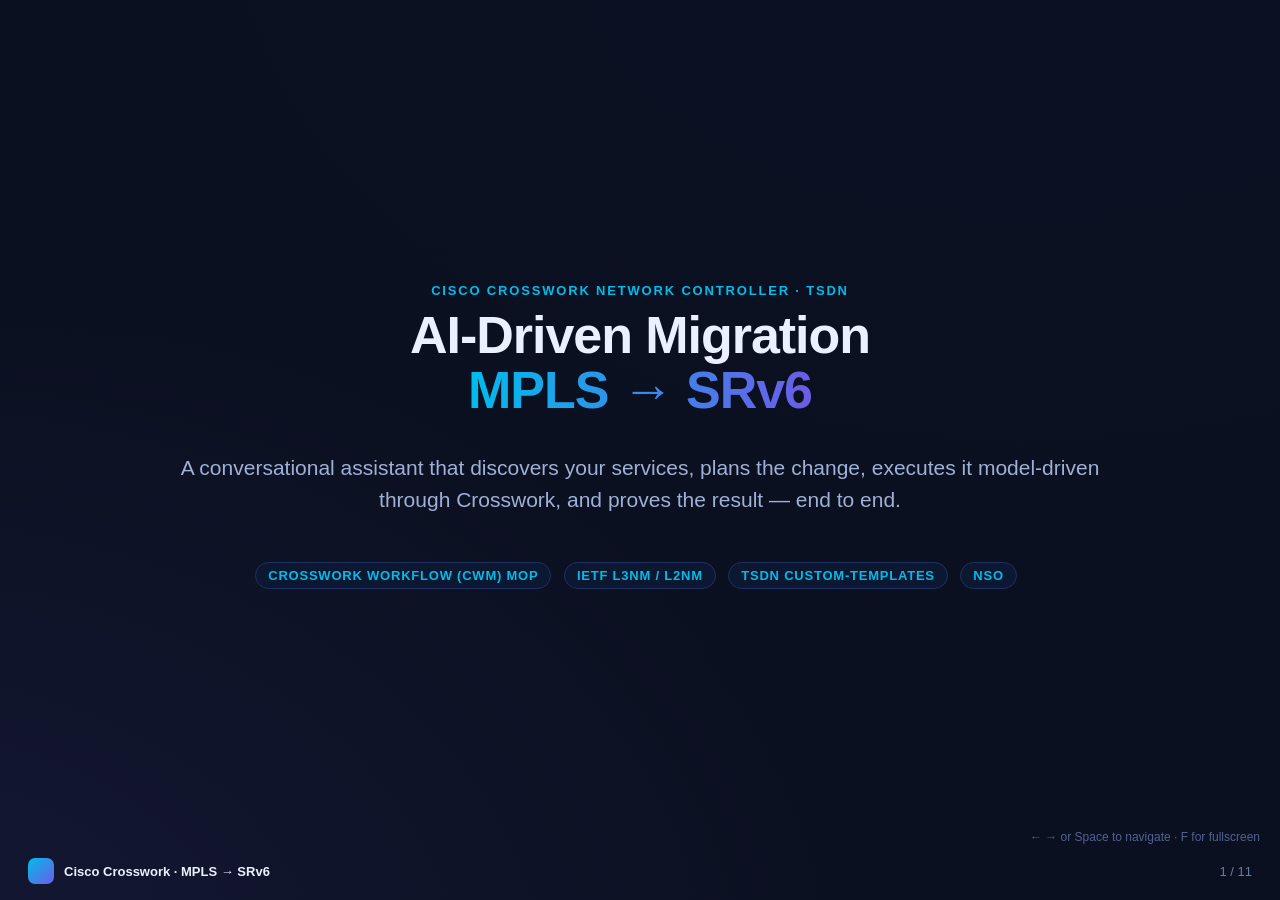
<file: assistant-portal-29/srv6-portal/srv6-migration-portal/static/demo-deck.html>
<!DOCTYPE html>
<html lang="en">
<head>
<meta charset="utf-8" />
<meta name="viewport" content="width=device-width, initial-scale=1" />
<title>AI-Driven MPLS → SRv6 Migration — Crosswork Network Controller</title>
<style>
  :root{
    --bg:#0b1020; --bg2:#111a33; --ink:#eaf0ff; --dim:#9fb0d6; --line:#25335c;
    --accent:#00bceb;         /* Cisco cyan */
    --accent2:#6c5ce7;        /* violet     */
    --green:#2ecc71; --amber:#f1c40f; --red:#ff6b6b;
    --card:#0f1730;
  }
  *{box-sizing:border-box}
  html,body{margin:0;height:100%}
  body{
    background:radial-gradient(1200px 800px at 80% -10%, #17245010, transparent),
               radial-gradient(1000px 700px at -10% 110%, #6c5ce71a, transparent),
               var(--bg);
    color:var(--ink);
    font-family:"Inter",-apple-system,BlinkMacSystemFont,"Segoe UI",Roboto,Helvetica,Arial,sans-serif;
    -webkit-font-smoothing:antialiased;
    overflow:hidden;
  }
  .deck{position:fixed;inset:0;display:flex;align-items:center;justify-content:center}
  .slide{
    position:absolute;inset:0;display:none;flex-direction:column;justify-content:center;
    padding:56px 88px 76px;opacity:0;transform:translateY(14px);
    transition:opacity .35s ease, transform .35s ease;
  }
  .slide.active{display:flex;opacity:1;transform:none}
  .kicker{color:var(--accent);font-weight:700;letter-spacing:.14em;text-transform:uppercase;font-size:13px;margin-bottom:10px}
  h1{font-size:52px;line-height:1.05;margin:0 0 14px;font-weight:800;letter-spacing:-.02em}
  h2{font-size:34px;line-height:1.1;margin:0 0 22px;font-weight:800;letter-spacing:-.01em}
  h1 .grad,h2 .grad{background:linear-gradient(90deg,var(--accent),var(--accent2));-webkit-background-clip:text;background-clip:text;color:transparent}
  p.lead{font-size:21px;color:var(--dim);max-width:960px;line-height:1.5}
  ul{margin:8px 0 0;padding:0;list-style:none}
  li{font-size:21px;line-height:1.45;margin:12px 0;padding-left:34px;position:relative}
  li::before{content:"";position:absolute;left:0;top:11px;width:12px;height:12px;border-radius:3px;
    background:linear-gradient(135deg,var(--accent),var(--accent2))}
  li small{color:var(--dim);font-size:16px}
  .grid{display:grid;gap:18px}
  .g2{grid-template-columns:1fr 1fr}
  .g3{grid-template-columns:repeat(3,1fr)}
  .g4{grid-template-columns:repeat(4,1fr)}
  .card{background:linear-gradient(180deg,var(--card),#0b1226);border:1px solid var(--line);
    border-radius:16px;padding:18px 20px;box-shadow:0 12px 40px #0006}
  .card h3{margin:0 0 7px;font-size:19px}
  .card p{margin:0;color:var(--dim);font-size:15px;line-height:1.42}
  .tag{display:inline-block;font-size:13px;font-weight:700;letter-spacing:.06em;text-transform:uppercase;
    color:var(--accent);border:1px solid #1f3160;background:#0c1832;border-radius:999px;padding:5px 12px;margin:0 8px 8px 0}
  .flow{display:flex;align-items:stretch;gap:14px;flex-wrap:wrap;margin-top:8px}
  .step{flex:1 1 0;min-width:150px;background:#0d1730;border:1px solid var(--line);border-radius:14px;padding:16px}
  .step .n{font-size:13px;color:var(--accent);font-weight:800}
  .step .t{font-size:17px;margin-top:6px;font-weight:700}
  .step .d{font-size:14px;color:var(--dim);margin-top:6px;line-height:1.4}
  .arrow{align-self:center;color:#3a4c82;font-size:24px}
  .mono{font-family:"SF Mono",ui-monospace,Menlo,Consolas,monospace}
  .metric{font-size:52px;font-weight:800;letter-spacing:-.02em}
  .metric.g{color:var(--green)} .metric.c{color:var(--accent)}
  .pill{display:inline-flex;align-items:center;gap:8px;font-size:14px;color:var(--dim);
    border:1px solid var(--line);border-radius:999px;padding:6px 12px;margin:4px 8px 0 0}
  .dot{width:9px;height:9px;border-radius:50%;background:var(--green);box-shadow:0 0 10px var(--green)}
  .dot.a{background:var(--amber);box-shadow:0 0 10px var(--amber)}
  .topo{display:flex;gap:26px;align-items:center;justify-content:center;margin-top:12px;flex-wrap:wrap}
  .node{width:78px;height:78px;border-radius:16px;display:flex;align-items:center;justify-content:center;
    font-weight:800;background:#0e1a38;border:1px solid var(--line);position:relative}
  .node.pe{border-color:var(--accent);box-shadow:0 0 24px #00bceb33}
  .node small{position:absolute;bottom:-22px;left:0;right:0;text-align:center;color:var(--dim);font-weight:600;font-size:12px}
  .link{width:52px;height:3px;background:linear-gradient(90deg,var(--accent),var(--accent2));border-radius:3px;opacity:.7}
  .foot{position:fixed;left:0;right:0;bottom:0;display:flex;justify-content:space-between;align-items:center;
    padding:16px 28px;color:#6c7ba6;font-size:13px}
  .brand{display:flex;align-items:center;gap:10px;font-weight:700;color:var(--ink)}
  .brand .b{width:26px;height:26px;border-radius:7px;background:linear-gradient(135deg,var(--accent),var(--accent2))}
  .progress{position:fixed;left:0;top:0;height:3px;background:linear-gradient(90deg,var(--accent),var(--accent2));width:0;transition:width .35s}
  .hint{position:fixed;right:20px;bottom:56px;color:#546091;font-size:12px}
  .big{font-size:30px;line-height:1.35}
  .quote{font-size:26px;line-height:1.5;max-width:1000px}
  .center{align-items:center;justify-content:center;text-align:center}
  .center ul{display:inline-block;text-align:left}
  .kv{display:grid;grid-template-columns:auto 1fr;gap:6px 16px;font-size:17px}
  .kv .k{color:var(--dim)}
  .ok{color:var(--green);font-weight:700}
</style>
</head>
<body>
<div class="progress" id="prog"></div>
<div class="deck" id="deck">

  <!-- 1 TITLE -->
  <section class="slide center">
    <div class="kicker">Cisco Crosswork Network Controller · TSDN</div>
    <h1>AI-Driven Migration<br><span class="grad">MPLS → SRv6</span></h1>
    <p class="lead">A conversational assistant that discovers your services, plans the change, executes it model-driven through Crosswork, and proves the result — end to end.</p>
    <div style="margin-top:26px">
      <span class="tag">Crosswork Workflow (CWM) MOP</span>
      <span class="tag">IETF L3NM / L2NM</span>
      <span class="tag">TSDN Custom-Templates</span>
      <span class="tag">NSO</span>
    </div>
  </section>

  <!-- 2 WHY -->
  <section class="slide">
    <div class="kicker">The opportunity</div>
    <h2>Why move the VPN core to <span class="grad">SRv6</span>?</h2>
    <div class="grid g3">
      <div class="card"><h3>Radical simplification</h3><p>One IPv6 data plane. Remove LDP and MPLS label distribution entirely — fewer protocols, fewer failure modes.</p></div>
      <div class="card"><h3>Native programmability</h3><p>End-to-end SRv6 SIDs (uDT4 / uDX2) enable TE, slicing and per-service steering without a separate label plane.</p></div>
      <div class="card"><h3>Lower risk migration</h3><p>Dual-plane coexistence, per-service cutover, and automated verification — no “big bang”.</p></div>
    </div>
    <p class="lead" style="margin-top:26px">The hard part isn’t SRv6 — it’s doing the migration <b>safely, repeatably, and provably</b> across a live fabric.</p>
  </section>

  <!-- 3 THE IDEA -->
  <section class="slide">
    <div class="kicker">What we built</div>
    <h2>A conversational migration assistant</h2>
    <div class="flow">
      <div class="step"><div class="n">01 · DISCOVER</div><div class="t">Find the services</div><div class="d">Queries CNC/NSO and identifies the L3VPN + L2VPN candidates automatically.</div></div>
      <div class="arrow">→</div>
      <div class="step"><div class="n">02 · CLARIFY</div><div class="t">Ask only what it can’t infer</div><div class="d">RRv6 peer, SRv6 locator, Webex notifications.</div></div>
      <div class="arrow">→</div>
      <div class="step"><div class="n">03 · EXECUTE</div><div class="t">Run the MOP</div><div class="d">Drives the Crosswork workflow phase-by-phase, streaming progress.</div></div>
      <div class="arrow">→</div>
      <div class="step"><div class="n">04 · PROVE</div><div class="t">Report + verify</div><div class="d">Generates a migration report and on-box SRv6 verification.</div></div>
    </div>
    <p class="lead" style="margin-top:28px">The operator has a <b>conversation</b>, not a form — the automation does discovery, execution, and validation.</p>
  </section>

  <!-- 4 ARCHITECTURE -->
  <section class="slide">
    <div class="kicker">How it fits together</div>
    <h2>Architecture</h2>
    <div class="grid g2" style="align-items:stretch">
      <div class="card">
        <h3>Control &amp; automation</h3>
        <ul style="margin-top:4px">
          <li>SRv6 Assistant <small>— conversational UI over the portal API</small></li>
          <li>Crosswork Workflow Manager <small>— SRv6 Migration MOP (phases 0→8)</small></li>
          <li>Embedded NSO <small>— model-driven config via RESTCONF proxy</small></li>
        </ul>
      </div>
      <div class="card">
        <h3>Intent models &amp; guardrails</h3>
        <ul style="margin-top:4px">
          <li>IETF <b>L3NM</b> (<span class="mono">ietf-l3vpn-ntw</span>) &amp; <b>L2NM</b> (<span class="mono">ietf-l2vpn-ntw</span>)</li>
          <li>TSDN <b>custom-templates</b> <small>— <span class="mono">ct-evpn-srv6</span>, <span class="mono">ct-srv6</span> for the last-mile enablers</small></li>
          <li>Dry-run + per-phase verification gates</li>
        </ul>
      </div>
    </div>
    <div class="flow" style="margin-top:24px">
      <div class="step"><div class="t">Assistant</div><div class="d">discover · ask · start · report</div></div>
      <div class="arrow">→</div>
      <div class="step"><div class="t">CWM MOP</div><div class="d">orchestrates 9 phases</div></div>
      <div class="arrow">→</div>
      <div class="step"><div class="t">NSO + L3NM/L2NM</div><div class="d">renders SRv6 intent</div></div>
      <div class="arrow">→</div>
      <div class="step"><div class="t">XR / XE fabric</div><div class="d">SRv6 SIDs programmed</div></div>
    </div>
  </section>

  <!-- 5 TOPOLOGY -->
  <section class="slide">
    <div class="kicker">The lab under test</div>
    <h2>Services &amp; topology</h2>
    <div class="topo">
      <div class="node pe">N1<small>PE · vpn-101</small></div>
      <div class="link"></div>
      <div class="node">N5<small>P</small></div>
      <div class="link"></div>
      <div class="node pe">N2<small>PE · 101+129</small></div>
      <div class="link"></div>
      <div class="node">N6<small>P</small></div>
      <div class="link"></div>
      <div class="node pe">N4<small>PE · 101+129</small></div>
    </div>
    <div class="grid g2" style="margin-top:52px">
      <div class="card"><h3>L3VPN · <span class="mono">vpn-101</span></h3><p>BGP VPNv4, PEs node-1 / node-2 / node-4. Migrated to SRv6 <b>uDT4 (End.DT4)</b> under locator MAIN.</p></div>
      <div class="card"><h3>L2VPN · <span class="mono">vpn-129</span></h3><p>EVPN-VPWS, EVI 4129, node-2 ↔ node-4. Migrated to SRv6 <b>uDX2 (End.DX2)</b>, xconnect UP.</p></div>
    </div>
  </section>

  <!-- 6 PHASES -->
  <section class="slide">
    <div class="kicker">The MOP</div>
    <h2>Nine phases, fully orchestrated</h2>
    <div class="grid g3">
      <div class="card"><h3>0–1 · Prepare</h3><p>Baseline capture &amp; pre-checks — snapshot the working state.</p></div>
      <div class="card"><h3>2 · SRv6 locators</h3><p>Provision locators (MAIN / TOP / BOTTOM / LATENCY).</p></div>
      <div class="card"><h3>3 · IS-IS SRv6</h3><p>Enable SRv6 in the IGP, allocate uN / uA SIDs.</p></div>
      <div class="card"><h3>4 · BGP RRv6</h3><p>Bring up IPv6 route-reflection to the RRv6 peer.</p></div>
      <div class="card"><h3>5 · L3VPN → SRv6</h3><p>L3NM intent + per-VRF SRv6 locator (uDT4).</p></div>
      <div class="card"><h3>5b · L2VPN → SRv6</h3><p>L2NM + <span class="mono">ct-evpn-srv6</span> enabler (uDX2).</p></div>
      <div class="card"><h3>6–7 · Cutover</h3><p>Remove <span class="mono">mpls alloc</span> → SRv6 becomes best path.</p></div>
      <div class="card"><h3>8 · Remove MPLS</h3><p>Delete LDP / MPLS — SRv6-only data plane.</p></div>
      <div class="card"><h3>✓ · Verify</h3><p>Automated SRv6 assertions on every PE.</p></div>
    </div>
  </section>

  <!-- 7 TECH WINS -->
  <section class="slide">
    <div class="kicker">Engineering that makes it real</div>
    <h2>Model-driven, with the right last-mile guardrails</h2>
    <div class="grid g2">
      <div class="card">
        <h3>Standards-based intent</h3>
        <p>Services migrated through IETF <b>L3NM</b> and <b>L2NM</b> — vendor-neutral, auditable, idempotent. TSDN <b>custom-templates</b> fill the gaps the models don’t render (e.g. the global <span class="mono">evpn segment-routing srv6</span> enabler).</p>
      </div>
      <div class="card">
        <h3>The finding that mattered</h3>
        <p>On this platform, leaving <span class="mono">mpls alloc enable</span> in place <b>suppresses the SRv6-VPN SID</b> at the ingress PE — traffic stays on MPLS. The real cutover is <b>removing mpls-alloc</b>, after which CEF programs <span class="ok">SRv6 Headend</span>.</p>
      </div>
    </div>
    <div style="margin-top:22px">
      <span class="pill"><span class="dot"></span> Dual-plane coexistence</span>
      <span class="pill"><span class="dot"></span> Per-service cutover</span>
      <span class="pill"><span class="dot a"></span> Dry-run before commit</span>
      <span class="pill"><span class="dot"></span> Webex approvals &amp; notifications</span>
    </div>
  </section>

  <!-- 8 ASSISTANT UX -->
  <section class="slide">
    <div class="kicker">Live demo · part 1</div>
    <h2>The conversation</h2>
    <div class="grid g2" style="align-items:start">
      <div class="card">
        <div class="kv">
          <div class="k">You</div><div>“Start SRv6 migration”</div>
          <div class="k">Assistant</div><div>🔎 Discovers <span class="mono">vpn-101</span> + <span class="mono">vpn-129</span></div>
          <div class="k">Assistant</div><div>Migrate both services?</div>
          <div class="k">Assistant</div><div>What’s the RRv6 peer?</div>
          <div class="k">Assistant</div><div>Which SRv6 locator?</div>
          <div class="k">Assistant</div><div>Send Webex notifications?</div>
        </div>
      </div>
      <div class="card">
        <h3>Then it runs</h3>
        <ul style="margin-top:4px">
          <li>▶️ / ✅ streamed <b>per phase</b> in the chat</li>
          <li>Optional <b>Webex</b> progress + approval prompts</li>
          <li>📄 <b>Migration report</b> at the end <small>— services, SIDs, phases, copy / download</small></li>
        </ul>
      </div>
    </div>
    <p class="lead" style="margin-top:22px">Nothing is pre-filled — the assistant discovers the services and asks only for intent.</p>
  </section>

  <!-- 9 PROOF -->
  <section class="slide center">
    <div class="kicker">Live demo · part 2 — independent proof</div>
    <h2>Verified on the box</h2>
    <div class="grid g4" style="width:100%;margin-top:6px">
      <div class="card center"><div class="metric g">12/12</div><p>SRv6 checks passed</p></div>
      <div class="card center"><div class="metric c">2</div><p>services on SRv6<br><small>vpn-101 · vpn-129</small></p></div>
      <div class="card center"><div class="metric c">0</div><p>LDP neighbors<br><small>MPLS removed</small></p></div>
      <div class="card center"><div class="metric g">SRv6</div><p>Headend in CEF<br><small>on every PE</small></p></div>
    </div>
    <div style="margin-top:26px">
      <span class="pill"><span class="dot"></span> uDT4 <span class="mono">fcbb:0:2:e004</span> · vpn-101</span>
      <span class="pill"><span class="dot"></span> uDX2 <span class="mono">fcbb:0:2:e005</span> · 4129:1</span>
      <span class="pill"><span class="dot"></span> xconnect vpn-129 UP</span>
    </div>
    <p class="lead" style="margin-top:22px"><span class="mono">python3 demo_verify.py</span> — one command, live from the fabric.</p>
  </section>

  <!-- 10 VALUE -->
  <section class="slide">
    <div class="kicker">Why it matters</div>
    <h2>From weeks of runbooks to a <span class="grad">guided conversation</span></h2>
    <div class="grid g3">
      <div class="card"><h3>Faster</h3><p>Discovery, execution and verification are automated — the operator supplies intent, not CLI.</p></div>
      <div class="card"><h3>Safer</h3><p>Dry-run, dual-plane, per-phase gates, and automated assertions catch problems before they spread.</p></div>
      <div class="card"><h3>Repeatable</h3><p>Encoded as a Crosswork MOP with standards-based models — run it the same way on the next region.</p></div>
    </div>
    <p class="lead" style="margin-top:26px">Same pattern extends to slicing, multi-vendor, and future intent-based changes.</p>
  </section>

  <!-- 11 CLOSE -->
  <section class="slide center">
    <div class="kicker">Let’s watch it run</div>
    <h1><span class="grad">Demo time</span></h1>
    <p class="lead">1 · Conversational migration in the assistant &nbsp;→&nbsp; 2 · 📄 report &nbsp;→&nbsp; 3 · <span class="mono">demo_verify.py</span> proves it live.</p>
    <div style="margin-top:24px">
      <span class="tag">Crosswork Network Controller</span>
      <span class="tag">SRv6</span>
      <span class="tag">Model-driven</span>
      <span class="tag">AI-assisted</span>
    </div>
  </section>

</div>

<div class="foot">
  <div class="brand"><span class="b"></span> Cisco Crosswork · MPLS → SRv6</div>
  <div><span id="cnt">1 / 11</span></div>
</div>
<div class="hint">← → or Space to navigate · F for fullscreen</div>

<script>
  const slides=[...document.querySelectorAll('.slide')];
  let i=0;
  function show(n){
    i=Math.max(0,Math.min(slides.length-1,n));
    slides.forEach((s,k)=>s.classList.toggle('active',k===i));
    document.getElementById('cnt').textContent=(i+1)+' / '+slides.length;
    document.getElementById('prog').style.width=((i)/(slides.length-1)*100)+'%';
  }
  function next(){show(i+1)} function prev(){show(i-1)}
  document.addEventListener('keydown',e=>{
    if(['ArrowRight','PageDown',' '].includes(e.key)){e.preventDefault();next();}
    else if(['ArrowLeft','PageUp'].includes(e.key)){e.preventDefault();prev();}
    else if(e.key==='Home'){show(0)} else if(e.key==='End'){show(slides.length-1)}
    else if(e.key.toLowerCase()==='f'){
      if(!document.fullscreenElement)document.documentElement.requestFullscreen(); else document.exitFullscreen();
    }
  });
  document.addEventListener('click',e=>{ if(e.target.closest('a'))return; next(); });
  show(0);
</script>
</body>
</html>
</file>
